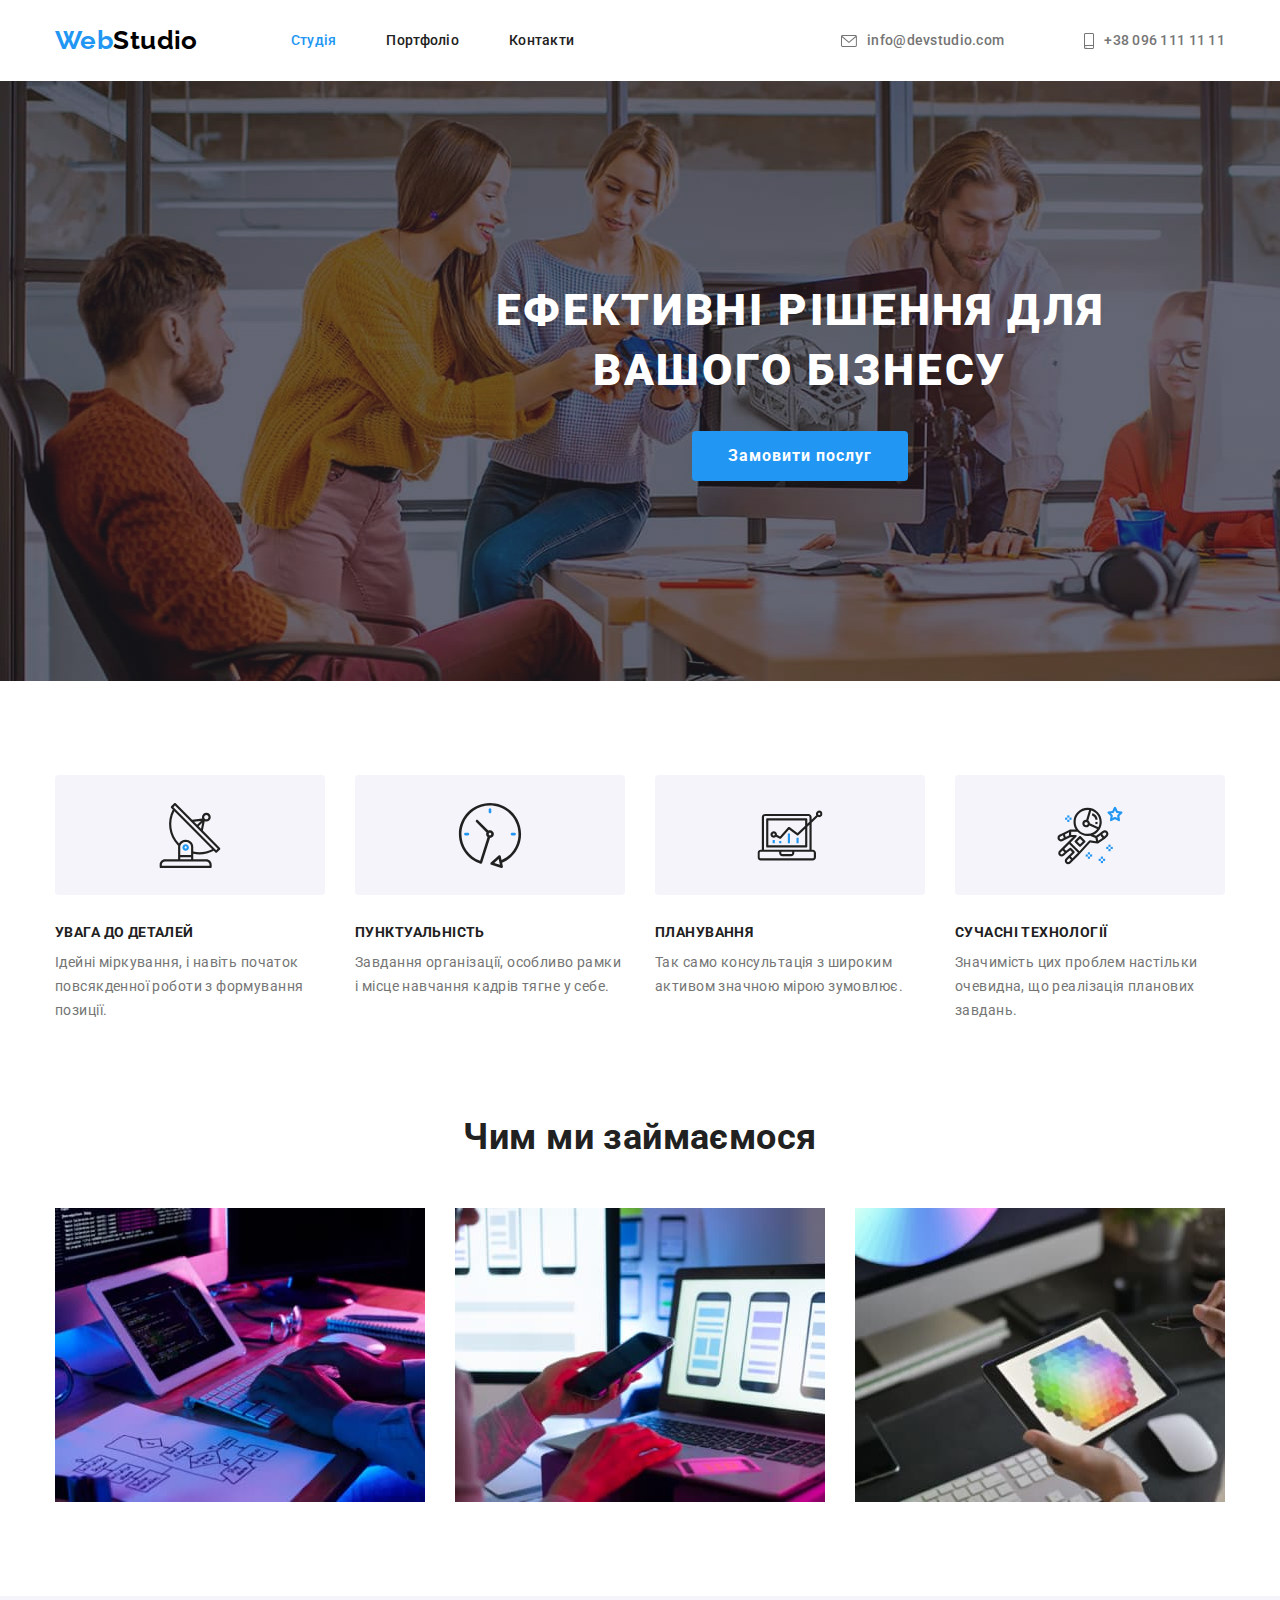
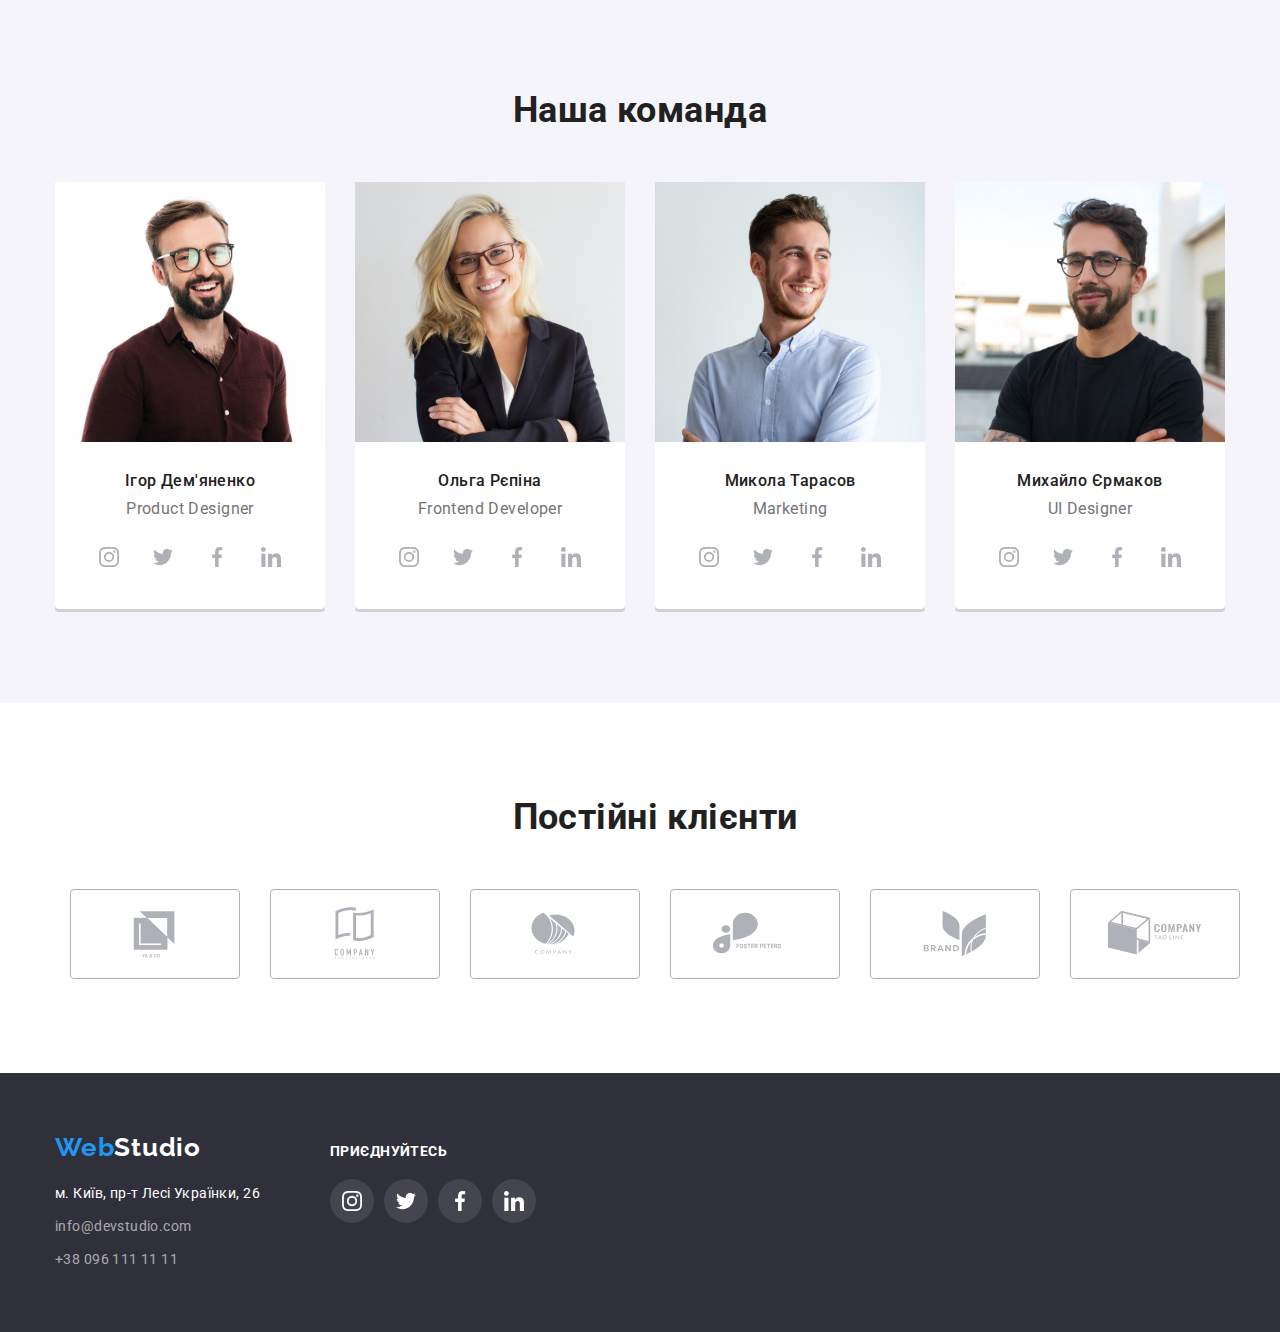
<file: index.html>
<!DOCTYPE html>
<html lang="uk">
<head>
    <meta charset="UTF-8">
    <meta http-equiv="X-UA-Compatible" content="IE=edge">
    <meta name="viewport" content="width=device-width, initial-scale=1.0">
    <title>Document</title>
   
    <link href="https://fonts.googleapis.com/css2?family=Raleway:wght@400;700&family=Roboto:wght@400;500;700;900&display=swap" rel="stylesheet">
    <link rel="stylesheet" href="https://cdnjs.cloudflare.com/ajax/libs/modern-normalize/1.1.0/modern-normalize.min.css">
    <link rel="stylesheet" href="./css/style.css">
</head>
<body>
    <header class="main-nav container  " >
        <nav  >
            <!-- Шапка сайту -->
            <div class="nav-header">
        <a class="heder-logo list " href="#"><span class="span-logo"> Web</span>Studio</a>
        <ul class="nav-list  list  nav-container">
            <li class="nav-list-item">
                <a class="nav-link list current" href="./index.html">Студія</a>
            </li>
            <li class="nav-list-item">
                <a class="nav-link list " href="./portfolio.html">Портфоліо</a>
            </li>
            <li class="nav-list-item">
                <a class="nav-link list " href="./index.html">Контакти</a>
            </li>
        </ul>
   </div>
    </nav>
    <div class="nav-header ">
    <ul class="contacts list nav-container ">
        <li class="nav-list-item">
        
            <a class="contact list email  " href="mailto:info@devstudio.com">
                  <svg class="icon-nav" widht="16" height="12" style=width:16px>
                <use href="./images/icons.svg/symbol-defs.svg#icon-email"></use>
               </svg>
               info@devstudio.com 
            </a> 
            </li>
           
                <li class="nav-list-item">
            <a class="contact list phone"  href="tel:+380961111111">
                <svg class="icon-nav" widht="10" height="16" style=width:10px>
                    <use href="./images/icons.svg/symbol-defs.svg#icon-smartphone"></use>
                   </svg>
                   +38 096 111 11 11
                </a>
                </li>
             </ul>
</div>
    </header>

<main>
    <!-- Герой -->
    <section class="hero-title container ">
        <div class="container">
    <h1 class="hero">Ефективні рішення для вашого бізнесу</h1>
    <button class="button-hero" type="button">Замовити послуг</button>
</div>
</section>
<section class="section">
    <!-- Наші переваги -->
    <div class="container">
    <h2 class="hidden">Наші переваги</h2>
    <ul class="list-items list">
    <li class="job-list icon-antenna ">
        <h3 class="list-title list  ">Увага до деталей </h3>
        <p class="list-paragraf">Ідейні міркування, і навіть початок повсякденної роботи з формування позиції.</p>
    </li>
<li class="job-list icon-clock">
        <h3 class="list-title list ">Пунктуальність </h3>
        <p class="list-paragraf">Завдання організації, особливо рамки і місце навчання кадрів тягне у себе.</p>
    </li>
<li class="job-list icon-diagram">
        <h3 class="list-title list ">Планування </h3>
        <p class="list-paragraf">Так само консультація з широким активом значною мірою зумовлює.</p>
    </li>
    <li class="job-list icon-astronaut">
        <h3 class="list-title list">Сучасні технології </h3>
        <p class="list-paragraf">Значимість цих проблем настільки очевидна, що реалізація планових завдань.</p>
    </li>
    </ul>
</div>
</section>
<section class="our-work-section section">
    <!-- Чим займаємося -->
    <div class="our-work container ">
    <h2 class="work">Чим ми займаємося</h2>
    <ul class="work-list list">
        <li class="card-work">
        <img class="list" src="./images/img10.jpg" width="370" alt="Розмітка сторінки">
        </li>
        <li class="card-work">
            <img class="list" src="./images/img14.jpg" width="370" alt="Мобільна версія">
        </li>
        <li class="card-work">
            <img class="list" src="./images/img15.jpg" width="370" alt="Дизайн">
        </li>
    </ul>
</div>
</section>
<section class="work-list-team  section">
    <!-- Наша команда -->
    <div class="container our-team-card" >
    <h2 class="work">Наша команда</h2>
    <ul class="work-team list">
        <li class="our-team-list">
            <img  src="./images/img16.jpg" width="270" alt="Ігор Дем'яненко">
            <div class="our-team-icon" ><h3 class="team-titel">Ігор Дем'яненко</h3>
            <p class="team-profession">Product Designer</p>
            <ul class="social-list list">
                <li class="svg-list"> 
                    <a href="#" class="social-link">
                <svg class="svg-item social-link-svg" width="20" height="20" >
                    <use href="./images/icons.svg/symbol-defs.svg#icon-instagram"></use>
             </svg>
            </a>
        </li>
        <li class="svg-list">
            <a href="" class="social-link">
             <svg class="svg-item social-link-svg " width="20" height="20" >
            <use href="./images/icons.svg/symbol-defs.svg#icon-twitter" class="use"></use>
            </svg>
        </a> 
        </li>
        <li class="svg-list">
            <a href="" class="social-link">
             <svg class="svg-item social-link-svg" width="20" height="20" >
            <use href="./images/icons.svg/symbol-defs.svg#icon-facebook" class="use"></use>
            </svg>
            </a>
        </li>
        <li class="svg-list">
            <a href="" class="social-link">
             <svg class="svg-item social-link-svg" width="20" height="20" >
            <use href="./images/icons.svg/symbol-defs.svg#icon-linkedin" class="use"></use>
            </svg>
            </a>
        </li>
        </ul>
        
    </div>
        <li class="our-team-list">
            <img src="./images/img17.jpg" width="270" alt="Ольга Рєпіна">
            <div class="our-team-icon" >
                 <h3 class="team-titel">Ольга Рєпіна</h3>
            <p class="team-profession">Frontend Developer</p>
            <ul class="social-list list">
                <li class="svg-list"> <a href="" class="social-link">
                <svg class="svg-item social-link-svg" width="20" height="20" >
                    <use href="./images/icons.svg/symbol-defs.svg#icon-instagram"></use>
             </svg>
            </a>
        </li>
        <li class="svg-list">
            <a href="" class="social-link">
             <svg class="svg-item social-link-svg" width="20" height="20" >
            <use href="./images/icons.svg/symbol-defs.svg#icon-twitter" class="use"></use>
            </svg>
            </a>
        </li>
        <li class="svg-list">
            <a href="" class="social-link">
             <svg class="svg-item social-link-svg" width="20" height="20" >
            <use href="./images/icons.svg/symbol-defs.svg#icon-facebook" class="use"></use>
            </svg>
            </a>
        </li>
        <li class="svg-list">
            <a href="" class="social-link">
             <svg class="svg-item social-link-svg" width="20" height="20" >
            <use href="./images/icons.svg/symbol-defs.svg#icon-linkedin" class="use"></use>
            </svg>
            </a>
        </li>
        </ul>
        
    </div>
        <li class="our-team-list">
            <img src="./images/img18.jpg"  width="270" alt="Микола Тарасов">
            <div class="our-team-icon" > <h3 class="team-titel">Микола Тарасов</h3>
            <p class="team-profession">Marketing</p>
            <ul class="social-list list">
                <li class="svg-list"> <a href="" class="social-link">
                <svg class="svg-item social-link-svg" width="20" height="20" >
                    <use href="./images/icons.svg/symbol-defs.svg#icon-instagram"></use>
             </svg>
            </a>
        </li>
        <li class="svg-list">
            <a href="" class="social-link">
             <svg class="svg-item social-link-svg" width="20" height="20" >
            <use href="./images/icons.svg/symbol-defs.svg#icon-twitter" class="use"></use>
            </svg>
            </a>
        </li>
        <li class="svg-list">
            <a href="" class="social-link">
             <svg class="svg-item social-link-svg" width="20" height="20" >
            <use href="./images/icons.svg/symbol-defs.svg#icon-facebook" class="use"></use>
            </svg>
            </a>
        </li>
        <li class="svg-list">
            <a href="" class="social-link">
             <svg class="svg-item social-link-svg " width="20" height="20" >
            <use href="./images/icons.svg/symbol-defs.svg#icon-linkedin" class="use"></use>
            </svg>
            </a>
        </li>
        </ul>
        
    </div>
        <li class="our-team-list">
            <img src="./images/img19.jpg" width="270" alt="Михайло Єрмаков">
            <div class="our-team-icon" > <h3 class="team-titel">Михайло Єрмаков</h3>
            <p class="team-profession">UI Designer</p>
            <ul class="social-list list">
                <li class="svg-list"> <a href="" class="social-link">
                <svg class="svg-item social-link-svg" width="20" height="20" >
                    <use href="./images/icons.svg/symbol-defs.svg#icon-instagram"></use>
             </svg>
            </a>
        </li>
        <li class="svg-list">
            <a href="" class="social-link">
             <svg class="svg-item social-link-svg" width="20" height="20" >
            <use href="./images/icons.svg/symbol-defs.svg#icon-twitter" class="use"></use>
            </svg>
            </a>
        </li>
        <li class="svg-list">
            <a href="" class="social-link">
             <svg class="svg-item social-link-svg" width="20" height="20" >
            <use href="./images/icons.svg/symbol-defs.svg#icon-facebook" class="use"></use>
            </svg>
            </a>
        </li>
        <li class="svg-list">
            <a href="" class="social-link">
             <svg class="svg-item social-link-svg" width="20" height="20" >
            <use href="./images/icons.svg/symbol-defs.svg#icon-linkedin" class="use"></use>
            </svg>
            </a>
        </li>
        </ul>
        </li>
    </div>
    </ul>
</div>
</section>
<section class="section container ">
    <div class="container">
    <h2 class="work">Постійні клієнти</h2>
   
    <ul class="claints list">
        <li class="list-claints">
        <a href="" class="link-claints">
         <svg class="list-clains-svg svg-item" width="106" height="60">
         <use href="./images/icons.svg/symbol-defs.svg#icon-Logo"></use>
         </svg>
        </a>
    </li>
        <li class="list-claints">
        <a href="" class="link-claints">
         <svg class="list-clains-svg svg-item"  width="106" height="60">
         <use href="./images/icons.svg/symbol-defs.svg#icon-Logo-1"></use>
         </svg>
        </a>
    </li>
        <li class="list-claints">
        <a href="" class="link-claints">
         <svg class="list-clains-svg svg-item" width="106" height="60">
         <use href="./images/icons.svg/symbol-defs.svg#icon-Logo-2"></use>
         </svg>
        </a>
    </li>
        <li class="list-claints">
        <a href="" class="link-claints">
         <svg class="list-clains-svg svg-item" width="106" height="60">
         <use href="./images/icons.svg/symbol-defs.svg#icon-Logo-3"></use>
         </svg>
        </a>
    </li>
        <li class="list-claints">
        <a href="" class="link-claints ">
         <svg class="list-clains-svg svg-item" width="106" height="60">
         <use href="./images/icons.svg/symbol-defs.svg#icon-Logo-4"></use>
         </svg>
        </a>
    </li>
        <li class="list-claints">
        <a href="" class="link-claints">
         <svg class="list-clains-svg svg-item" width="106" height="60">
         <use href="./images/icons.svg/symbol-defs.svg#icon-Logo-5"></use>
         </svg>
        </a>
    </li>
    </ul>
</div>
</section>
</main>

<footer class="address contact-address  ">
    <!-- Адреса -->
    <div class="container  contact-address-nav">
   <div class=" container-nav ">
    <a class="address-logo list" href="#"><span class="span-logo ">Web</span>Studio</a>
    <address>
        <ul class="address-contact list">
            <li class="addres-contacts-element">
                <a class="address-map list" href="https://goo.gl/maps/xisv4VeTRYTnxscp7">
                    м. Київ, пр-т Лесі Українки, 26</a>
            </li>
            <li  class="addres-contacts-element">
                <a class="address-contact list" href="mailto:info@devstudio.com">info@devstudio.com</a>  
            </li>
            <li  class="addres-contacts-element">
                <a class="address-contact list" href="tel:+380961111111">+38 096 111 11 11</a>
            </li>
        </ul>
    </div>
        
    <div class=" container-icon">
            <p class="join">приєднуйтесь</p>
     <ul class="icon-address list ">
    <li class="icon-address-list">
    <a href="" class="icon-address-link">
     <svg class="svg-list">
     <use href="./images/icons.svg/symbol-defs.svg#icon-instagram-address"></use>
    </svg>
     </a>
    </li>
    <li class="icon-address-list">
     <a href="" class="icon-address-link">
     <svg class="svg-list">
     <use href="./images/icons.svg/symbol-defs.svg#icon-twitter-address"></use>
     </svg>
    </a>
    </li>
    <li class="icon-address-list">
    <a href="" class="icon-address-link">
    <svg class="svg-list">
    <use href="./images/icons.svg/symbol-defs.svg#icon-facebook-address"></use>
    </svg>
    </a>
     </li>
    <li class="icon-address-list">
    <a href="" class="icon-address-link">
     <svg class="svg-list">
     <use href="./images/icons.svg/symbol-defs.svg#icon-linkedin-address"></use>
     </svg>
     </a>
     </li>
    </ul>
</div> 
</div>
    </address>

</footer>
</body>
</html>
</file>
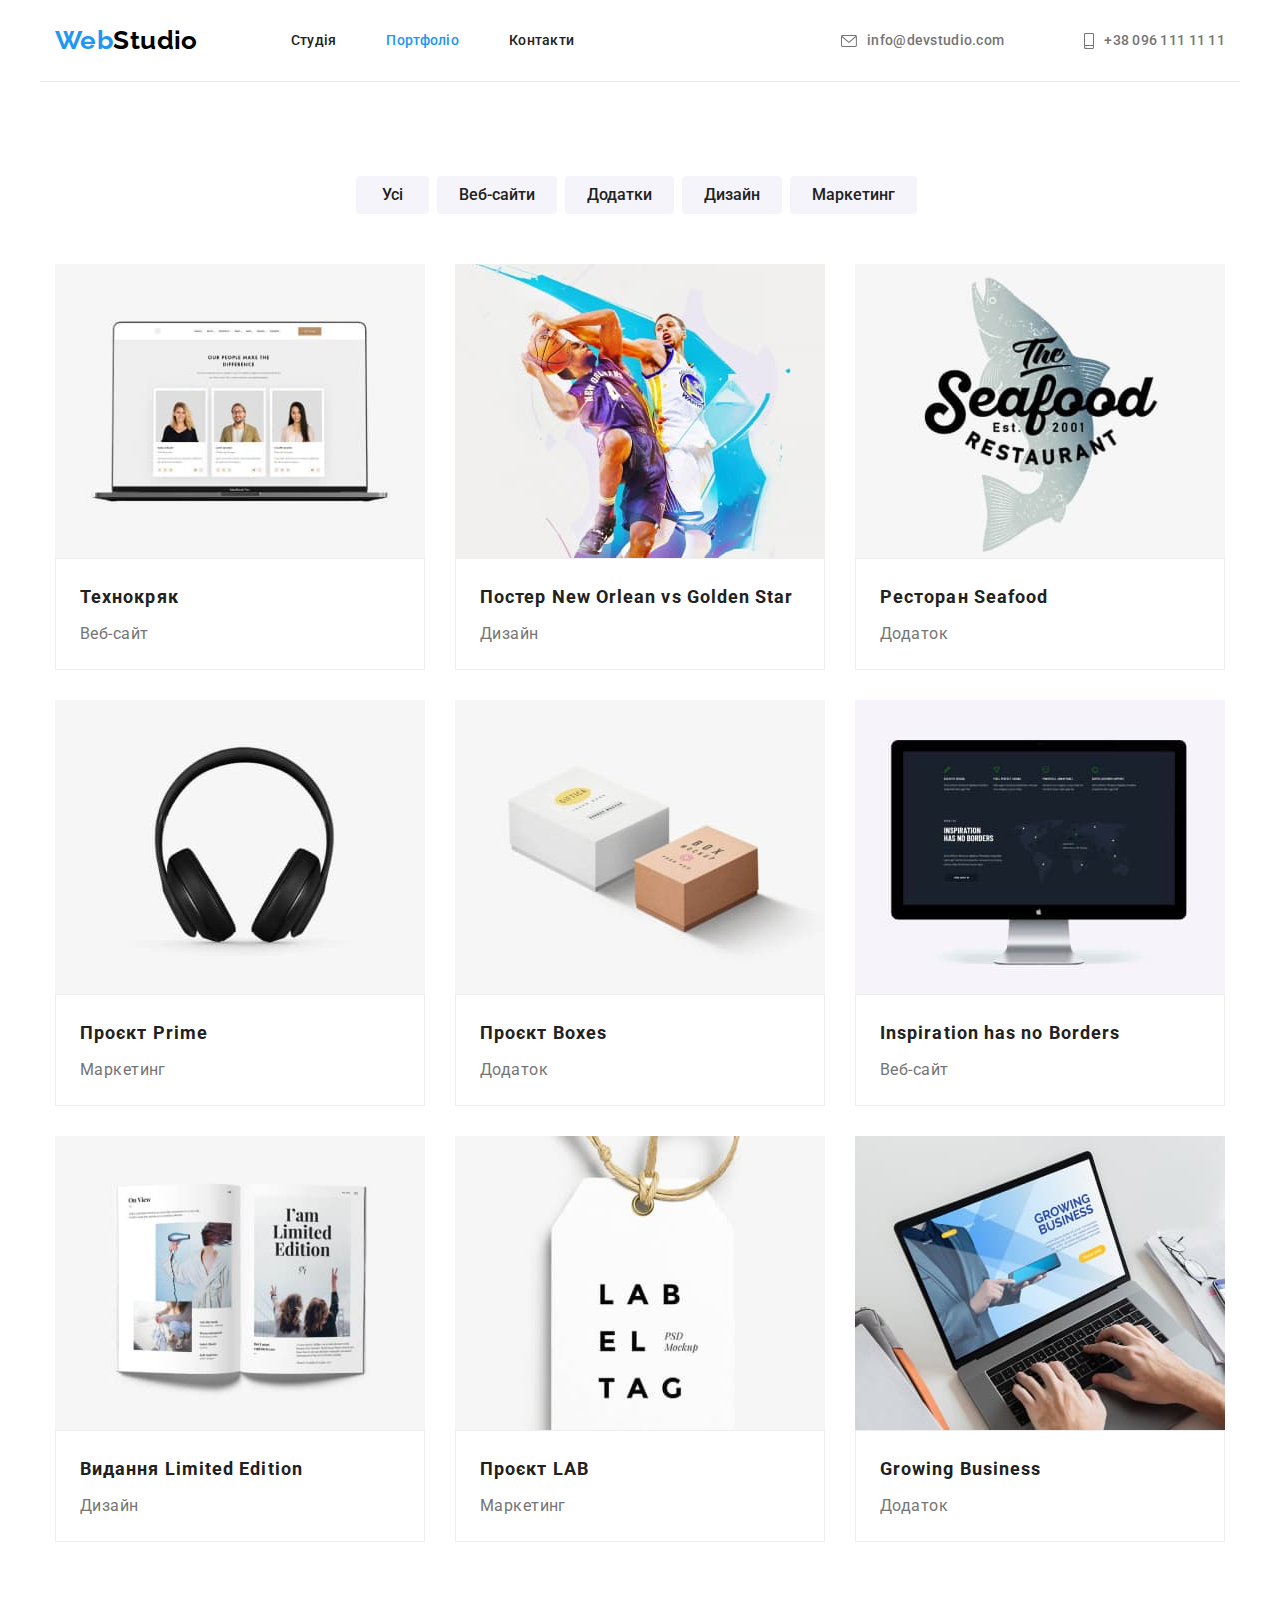
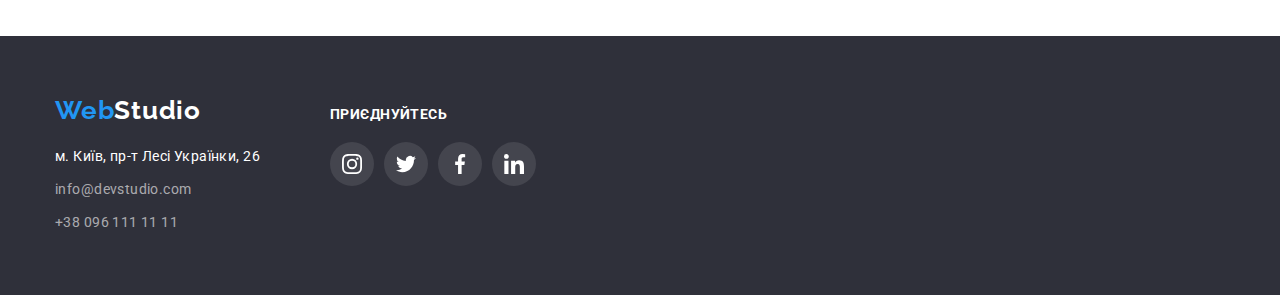
<file: portfolio.html>
<!DOCTYPE html>
<html lang="uk">
<head>
    <meta charset="UTF-8">
    <meta http-equiv="X-UA-Compatible" content="IE=edge">
    <meta name="viewport" content="width=device-width, initial-scale=1.0">
    <title>Document</title>
    <link href="https://fonts.googleapis.com/css2?family=Raleway:wght@400;700&family=Roboto:wght@400;500;700;900&display=swap" rel="stylesheet">
    <link rel="stylesheet" href="https://cdnjs.cloudflare.com/ajax/libs/modern-normalize/1.1.0/modern-normalize.min.css">
    <link rel="stylesheet" href="./css/style.css">
</head>
<body>
    <header class="main-nav container border " >
        <nav  >
            <!-- Шапка сайту -->
            <div class="nav-header">
        <a class="heder-logo list " href="#"><span class="span-logo"> Web</span>Studio</a>
        <ul class="nav-list  list  nav-container">
            <li class="nav-list-item">
                <a class="nav-link list " href="./index.html">Студія</a>
            </li>
            <li class="nav-list-item">
                <a class="nav-link list current " href="./portfolio.html">Портфоліо</a>
            </li>
            <li class="nav-list-item">
                <a class="nav-link list " href="./index.html">Контакти</a>
            </li>
        </ul>
   </div>
    </nav>
    <div class="nav-header ">
    <ul class="contacts list nav-container ">
        <li class="nav-list-item">
        
            <a class="contact list email  " href="mailto:info@devstudio.com">
                  <svg class="icon-nav" widht="16" height="12" style="width:16px">
                <use href="./images/icons.svg/symbol-defs.svg#icon-email"></use>
               </svg>
               info@devstudio.com 
            </a> 
            </li>
           
                <li class="nav-list-item">
            <a class="contact list phone"  href="tel:+380961111111">
                <svg class="icon-nav" widht="10" height="16" style="width:10px">
                    <use href="./images/icons.svg/symbol-defs.svg#icon-smartphone"></use>
                   </svg>
                   +38 096 111 11 11
                </a>
                </li>
             </ul>
</div>
    </header>
    <main>
        
        <section class="buttons section ">
            <div class="container">
            <h1 class="hidden">Портфоліо</h1>
            <ul class="list buttons-item">
       <li> <button class="button-list" type="button">Усі</button></li>
       <li> <button class="button-list" type="button">Веб-сайти</button></li>
       <li> <button class="button-list" type="button">Додатки</button></li>
       <li> <button class="button-list" type="button">Дизайн</button></li>
       <li> <button class="button-list" type="button">Маркетинг</button></li>
    </ul>
    
        <ul class="projects list  ">
            <li class="project-card ">
           <img src="./images/imgporfolio1.jpg" alt="Технокряк">
            <div class="list-names"><h2 class="project-title" >Технокряк</h2>
           <p class="project-item">Веб-сайт</p></div>
            </li>
        
            <li class="project-card">
                <img src="./images/imgportfolio2.jpg" alt="Постер New Orlean vs Golden Star">
                <div class="list-names"><h2 class="project-title">Постер New Orlean vs Golden Star</h2>
                <p class="project-item">Дизайн</p></div>
            </li>
            <li class="project-card">
                <img src="./images/imgportfolio3.jpg" alt="Ресторан Seafood">
                <div class="list-names"><h2 class="project-title">Ресторан Seafood</h2>
                <p class="project-item">Додаток</p></div>
            </li>
            <li class="project-card">
                <img src="./images/imgportfolio4.jpg" alt="Проєкт Prime">
                <div class="list-names"><h2 class="project-title">Проєкт Prime</h2>
                <p class="project-item">Маркетинг</p></div>
            </li>
            <li class="project-card">
                <img src="./images/imgportfolio5.jpg" alt="Проєкт Boxes">
                <div class="list-names"><h2 class="project-title">Проєкт Boxes</h2>
                <p class="project-item">Додаток</p></div>
            </li>
            <li class="project-card">
                <img src="./images/imgportfolio6.jpg" alt="Inspiration has no Borders">
                <div class="list-names"><h2 class="project-title">Inspiration has no Borders</h2>
                <p class="project-item">Веб-сайт</p></div>
            </li>
            <li class="project-card">
                <img src="./images/imgportfolio7.jpg" alt="Видання Limited Edition">
                <div class="list-names"><h2 class="project-title">Видання Limited Edition</h2>
                <p class="project-item">Дизайн</p>
            </li>
            <li class="project-card">
                <img src="./images/imgportfolio8.jpg" alt="Проєкт LAB">
                <div class="list-names"><h2 class="project-title">Проєкт LAB</h2>
                <p class="project-item">Маркетинг</p></div>
            </li>
            <li class="project-card">
                <img src="./images/imgporfolio9.jpg" alt="Growing Business">
                <div class="list-names"><h2 class="project-title">Growing Business</h2>
                <p class="project-item">Додаток</p></div>
            </li>
        </ul>
   
    </section>
</div>
    </main>
    <footer class="address contact-address  ">
        <!-- Адреса -->
        <div class="container  contact-address-nav">
       <div class=" container-nav ">
        <a class="address-logo list" href="#"><span class="span-logo ">Web</span>Studio</a>
        <address>
            <ul class="address-contact list">
                <li class="addres-contacts-element">
                    <a class="address-map list" href="https://goo.gl/maps/xisv4VeTRYTnxscp7">
                        м. Київ, пр-т Лесі Українки, 26</a>
                </li>
                <li  class="addres-contacts-element">
                    <a class="address-contact list" href="mailto:info@devstudio.com">info@devstudio.com</a>  
                </li>
                <li  class="addres-contacts-element">
                    <a class="address-contact list" href="tel:+380961111111">+38 096 111 11 11</a>
                </li>
            </ul>
        </div>
            
        <div class=" container-icon">
                <p class="join">приєднуйтесь</p>
         <ul class="icon-address list ">
        <li class="icon-address-list">
        <a href="" class="icon-address-link">
         <svg class="svg-list">
         <use href="./images/icons.svg/symbol-defs.svg#icon-instagram-address"></use>
        </svg>
         </a>
        </li>
        <li class="icon-address-list">
         <a href="" class="icon-address-link">
         <svg class="svg-list">
         <use href="./images/icons.svg/symbol-defs.svg#icon-twitter-address"></use>
         </svg>
        </a>
        </li>
        <li class="icon-address-list">
        <a href="" class="icon-address-link">
        <svg class="svg-list">
        <use href="./images/icons.svg/symbol-defs.svg#icon-facebook-address"></use>
        </svg>
        </a>
         </li>
        <li class="icon-address-list">
        <a href="" class="icon-address-link">
         <svg class="svg-list">
         <use href="./images/icons.svg/symbol-defs.svg#icon-linkedin-address"></use>
         </svg>
         </a>
         </li>
        </ul>
    </div> 
    </div>
        </address>
    
    </footer>
</body>
</html>
</file>
<file: css/style.css>
:root{
    --primery-text-style: "Roboto", sans-serif;
    --secontary-text-style: "Raleway",sans-serif;
    --logo-heder-color: #000000;
    --logo-accent-color:#2196F3;
    --second-accent-color:#188CE8;
    --first-main-color: #212121;
    --secondary-main-color: #757575;
   --background-hero-color: #2F303A;
   --hero-text-color:#ffffff;
   --address-text-color:rgba(255, 255, 255, 0.6);
   --background-our-team:#F5F4FA;
   --box-shadow-border: rgba(0, 0, 0, 0.14);
   --border-bottom-color: #ECECEC;
   --list-names-border: #EEEEEE;
   --job-list-color:rgba(245, 244, 250, 1);
   --hover-accent-color: rgba(33, 150, 243, 1);
   --icon-social-color:  rgba(175, 177, 184, 1);
   --icon-address-link: rgba(255, 255, 255, 1);
   --icon-address-list: rgba(255, 255, 255, 0.1);
--shadow-color-hover: rgba(0, 0, 0, 0.12);
--shadow-card-hover: rgba(0, 0, 0, 0.16);
}

body{
    font-family: var(--primery-text-style);
    color: var(--first-main-color);
    letter-spacing: 0.03em;
    font-size: 14px;
    
}
h1, h2, h3, h4, h5, h6, p {
margin-top: 0;
margin-bottom: 0;
}
ul{
    margin-top: 0;
    margin-bottom: 0;
    padding-left: 0;
}
img{
    display: block;
    margin-top: 0;
    margin-bottom: 0;
}
.list {
    text-decoration: none;
    list-style: none;
    
}
.container{
    
padding-left: 15px;
padding-right: 15px;
width: 1200px;
margin-left: auto;
margin-right: auto;
}

.nav-container{
    
display: flex;  
align-items: center;
}  
.heder-logo {
   display: inline-block;
   padding-top:25px ;
   padding-bottom:25px ;
   margin-right: 93px;
   font-family: var(--secontary-text-style); 
   color: var(--logo-heder-color);
   
   font-weight: 700;
   font-size: 26px;
   line-height: 1.2;
   display: flex;
}
.span-logo {
    color: var(--logo-accent-color);
}
.nav-list-item:not(:last-child){
    margin-right: 50px;
}
.nav-list-item{
    align-items: center;
    display: flex;
    
} 
.main-nav{
    display: flex;
    align-items: center;    
}
.our-team-link{
    
  width: 100px;
  height: 100px;
}

.nav-list{
  
    margin-left: auto;
    padding-left: 0;
    text-align: center
}

.nav-header{
    margin-left: auto;
    display: flex;
   }
.nav-link{
    padding-top: 32px;
    padding-bottom:32px ;
    color: var(--first-main-color);
    font-family: var(--primery-text-style);

    font-weight: 500;
    line-height: 1.14;
    letter-spacing: 0.02em;
}
.current{
    color: var(--logo-accent-color);
}

.icon-nav{
    margin-right: 10px;
   
}
.email{
  margin-right:30px ;  
   fill: var(--secondary-main-color);
   
}
.email:hover{
    
    fill: var(--hover-accent-color);
   }

.phone{
fill: var(--secondary-main-color);
   }
.phone:hover{
   
    fill: var(--hover-accent-color);
}
.contact{
   align-items:  center;
    display: flex;
    padding-top: 32px;
    padding-bottom: 32px;
    color: var(--secondary-main-color);


    font-weight: 500;
    line-height: 1.14;
    letter-spacing: 0.02em;

}
.contacts:last-child{
margin-left: 0;
}

.contacts{
   
    margin-left: auto;
}
.contacts-list{
    margin-left: auto;
}

.nav-link:hover,
.nav-link:focus{
    color: var(--logo-accent-color); 
}
.contact:hover,
.contact:focus{
    color: var(--logo-accent-color);
}
.hero{
    width: 670px;
    margin-left: auto;
    margin-right: auto;
    color:var(--hero-text-color);
    text-transform: uppercase;

    font-weight: 900;
    font-size: 44px;
    line-height: 1.36;
    letter-spacing: 0.06em;
}
.hero-title{
   width: 1600px;
   height: 600px;
    background-image:linear-gradient(
        rgba(47, 48, 58, 0.4),
        rgba(47, 48, 58, 0.4)),
     url("../images/Imghero.jpg");
    background-size: cover;

   background-position: cente;
    padding-top: 200px;
    padding-bottom: 200px;
    text-align: center;
    background-color: var(--background-hero-color);
}
.button-hero{
    border-radius: 4px;
    min-width: 216px;
    margin-top: 30px;
    padding: 10px 32px;
    color: var(--hero-text-color) ;
    background-color: var(--logo-accent-color);
    cursor: pointer;
    border: none;
    
    font-weight: 700;
    font-size: 16px;
    line-height: 1.9;
    letter-spacing: 0.06em;
}
.button-hero:hover,
.button-hero:focus {
    background-color: var(--second-accent-color);
}
.hidden{
    position: absolute;
    white-space: nowrap;
    width: 1px;
    height: 1px;
    overflow: hidden;
    border: 0;
    padding: 0;
    clip: rect(0 0 0 0);
    clip-path: inset(50%);
    margin: -1px ;
}
.section{
    padding-top: 94px;
    padding-bottom: 94px;
}
.list-items{
    display: flex;
   gap:30px
 }
.list-title {
    margin-top: 30px;
    margin-bottom: 10px;
    text-transform: uppercase;
    
    font-weight: 700;
    font-size: 14px;
    line-height: 1.14;
    }
.list-items:last-child{
    margin-right: 0;
}
.our-team-icon{
padding-top: 30px;
padding-bottom: 30px;
}

.job-list{
   
flex-wrap: wrap;
    width: 270px;
}
.job-list::before{
border-radius: 4px;
display: block;
content: "";
width: 270px;
height: 120px;

background-size:70px 65px ;
background-repeat:no-repeat ;
background-position: center;
background-color:var(--job-list-color);

}
.job-list.icon-antenna::before{
background-image: url(../images/icons.svg/antenna.svg);
}
.job-list.icon-clock::before{
background-image: url(../images/icons.svg/clock.svg);
}
.job-list.icon-diagram::before{
background-image: url(../images/icons.svg/diagram.svg);
}
.job-list.icon-astronaut::before{
 background-image: url(../images/icons.svg/astronaut.svg);
}

.list-paragraf{
   color: var(--secondary-main-color);
   line-height: 1.7;

}
.our-work-section{
    padding-top: 0;
}

.work-list-team{
    background-color: var(--background-our-team);
   
}

.work{
  
 margin-bottom: 50px;  
text-align: center;


font-weight: 700;
font-size: 36px;
line-height: 1.16;
}
.work-list{
    display:flex;
}
.card-work:last-child{
    margin-right: 0px;
}
.card-work{
   width:calc((100%-60px) /3 )  ;
  margin-right: 30px;
}
.work-team{
   display: flex;
    }

.svg-item{
   fill: var(--icon-social-color);  
}
.social-list{
    display: flex;
   justify-content: center;
   gap: 10px;
    
}
.social-link{
align-items: center;
justify-content: center;
display:flex;
width: 44px;
    height: 44px;
    border-radius: 50%;
background-color: #ffffff;

}
.social-link:hover ,
.social-link:focus {
    background-color: var(--hover-accent-color);
   
}
.social-link:hover svg,
.social-link:focus svg{
    fill: var(--hero-text-color);
    
}





.claints{
    display: flex;
   align-items: center;
justify-content: center;
    
}
.link-claints{
    border: 1px solid var(--icon-social-color);
border-radius: 4px;
    align-items: center;
    justify-content: center;
   display: flex;
   width: 100%;
   height: 100%;
   
}


.list-claints:last-child{
margin-right: 0;
}

.link-claints:hover,
.link-clains:focus{
    border: 1px solid var(--hover-accent-color); 

}
.link-claints:hover svg,
.link-clains:focus svg{
    fill: var(--hover-accent-color);
    
    
}
.list-claints{
    margin-right: 30px;

    border-radius: 4px;
    justify-content: center;
    align-items: center;
    width: 170px;
    height: 90px;
    display: flex;
    
}
.our-team-list:last-child 
{
    margin-right: 0px;
  }
.background-team-list{
    background-color: var(--hero-text-color);
}
.our-team-list{
    width: 270px;
    box-shadow: 0px 3px var(--box-shadow-border);
    border-bottom-left-radius:  4px ;
    border-bottom-right-radius: 4px ;
    background-color: var(--hero-text-color);
   width: calc((100%-90px) / 4);
margin-right: 30px;
 text-align: center;
}

.team-titel{
   
    
    font-weight: 500;
    font-size: 16px;
    line-height: 1.12;
}
.team-profession{
   
    margin-top: 10px;
    margin-bottom: 16px;
    color: var(--secondary-main-color);

    font-size: 16px;
    line-height: 1.18;

}


.contact-address{
    
    padding-top: 60px;
    padding-bottom: 60px;
} 
.address{
background-color:  var(--background-hero-color);
    
}
.address-logo{
    display: flex;

margin-bottom: 20px;
font-family: var(--secontary-text-style);
    color: var(--hero-text-color);
  font-weight: 700;
  font-size: 26px;
  line-height: 1.15;
  letter-spacing: 0.03em;

}
.addres-contacts-element:last-child{
    margin-bottom: 0;
}

.addres-contacts-element{
    margin-bottom: 9px;
    margin-right: 0;
}
.address-map{
    color: var(--hero-text-color);
    font-family: var(--primery-text-style);
    font-style: normal;

    line-height: 1.7;
    letter-spacing: 0.03em;
}
.address-map:hover,
.address-map:focus{
    color: var(--logo-accent-color);
}
.contact-address-nav{
    display: flex;
    align-items: baseline;
  }
  .container-nav{
    margin-right: 70px;
  }
.address-contact{
    color: var(--address-text-color);
    font-family: var(--primery-text-style);
    font-style: normal;

    line-height: 1.7;
    letter-spacing: 0.03em;
}
.address-contact:hover,
.address-contact:focus{
    color: var(--logo-accent-color);
}
.join{
    text-transform: uppercase;
    font-weight: 700;
    font-size: 14px;
    font-style: normal;
    color: var(--icon-address-link);
    margin-bottom: 20px;
}


.icon-address{
   
    display: flex;
   }
.icon-address-link{
    fill: var(--icon-address-link);
   display: flex; 
   width: 20px ;
   height: 20px ;
   }
  .icon-address-list:last-child{
    margin-right: 0;
  }
.icon-address-list:hover,
.icon-address-list:focus{
background-color: var(--hover-accent-color);
}
.icon-address-list{
    justify-content: center;
      align-items: center;
    border-radius: 50%;
    margin-right: 10px;
    width: 44px;
       height: 44px;
    display: flex;
    background-color: var(--icon-address-list);
   
}
.border{
    border-bottom: 1px solid var(--border-bottom-color);
}
.buttons-item{
    margin-bottom: 50px;
  justify-content: center;
    display: flex;
}
   .buttons{
   align-items: center;}
   
   .buttons-item:last-child{
margin-left: 8px;
}


.button-list{
    
min-width: 73px;
border-radius: 4px;  
margin-right:8px;
padding: 6px 22px;

font-family: var(--primery-text-style);
color: var(--first-main-color);
background-color: var(--background-our-team);
cursor: pointer;
border: none;

font-weight: 500;
font-size: 16px;
line-height: 1.6;
}
.button-list:hover,
.button-list:focus{
    box-shadow: 0px 2px var(--shadow-color-hover);
    color:var(--hero-text-color) ;
    background-color: var(--logo-accent-color);  
}
.project-card:not(:nth-child(3n)){
     margin-right: 30px;
}

.project-card:nth-last-child(-n+3){
margin-bottom: 0;
}
.list-names{
    padding: 20px 24px;
    border-right:20px ;
    border-left:20px ;
    border-bottom: 25px;
    border: 1px solid var(--list-names-border);
}
.project-card:hover,
.project-card:focus{
    box-shadow: 1px 4px var(--shadow-card-hover); 
}
.project-card{
 margin-bottom: 30px;
}
.projects{

display: flex;
flex-wrap: wrap;
}
.project-title{
    margin-bottom: 4px;
    font-weight: 700;
    font-size: 18px;
    line-height: 2;
    letter-spacing: 0.06em;
}
.project-item{
    color: var(--secondary-main-color);

    font-size: 16px;
    line-height: 1.87;
}
</file>
